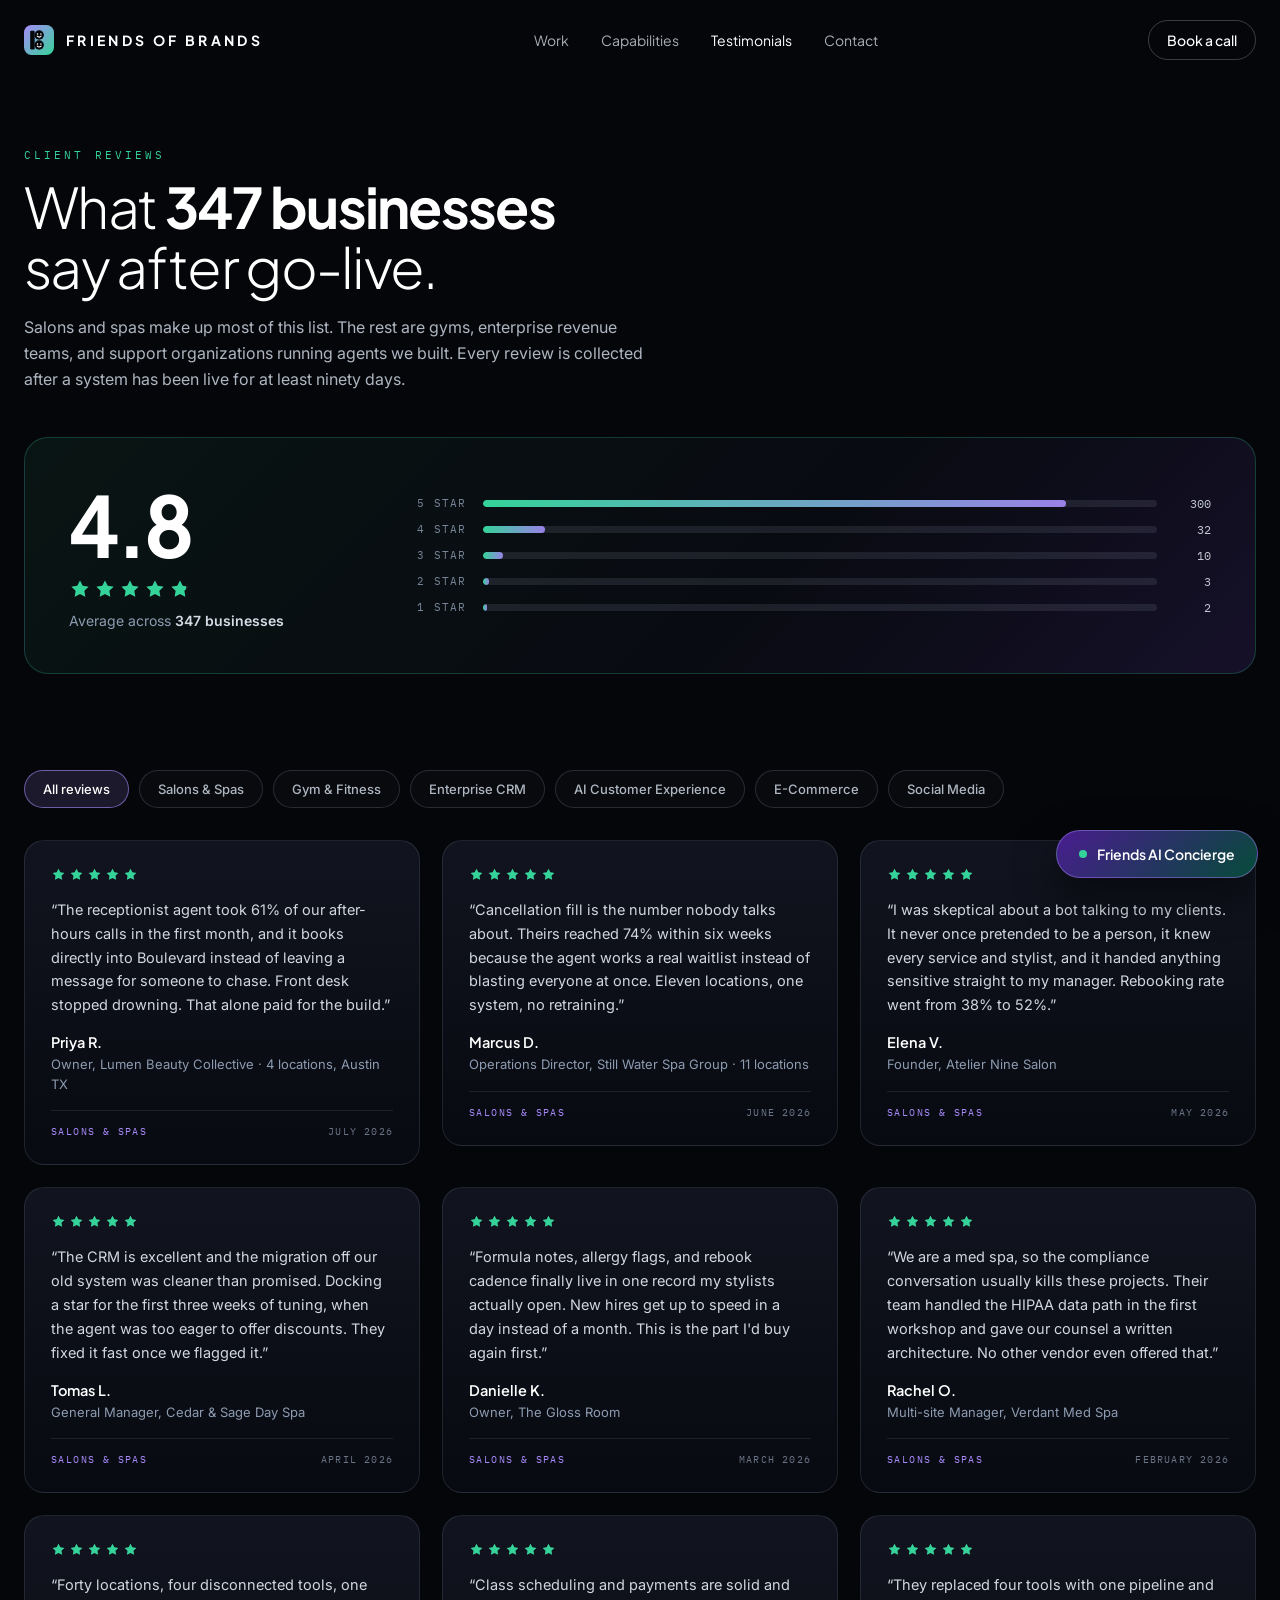
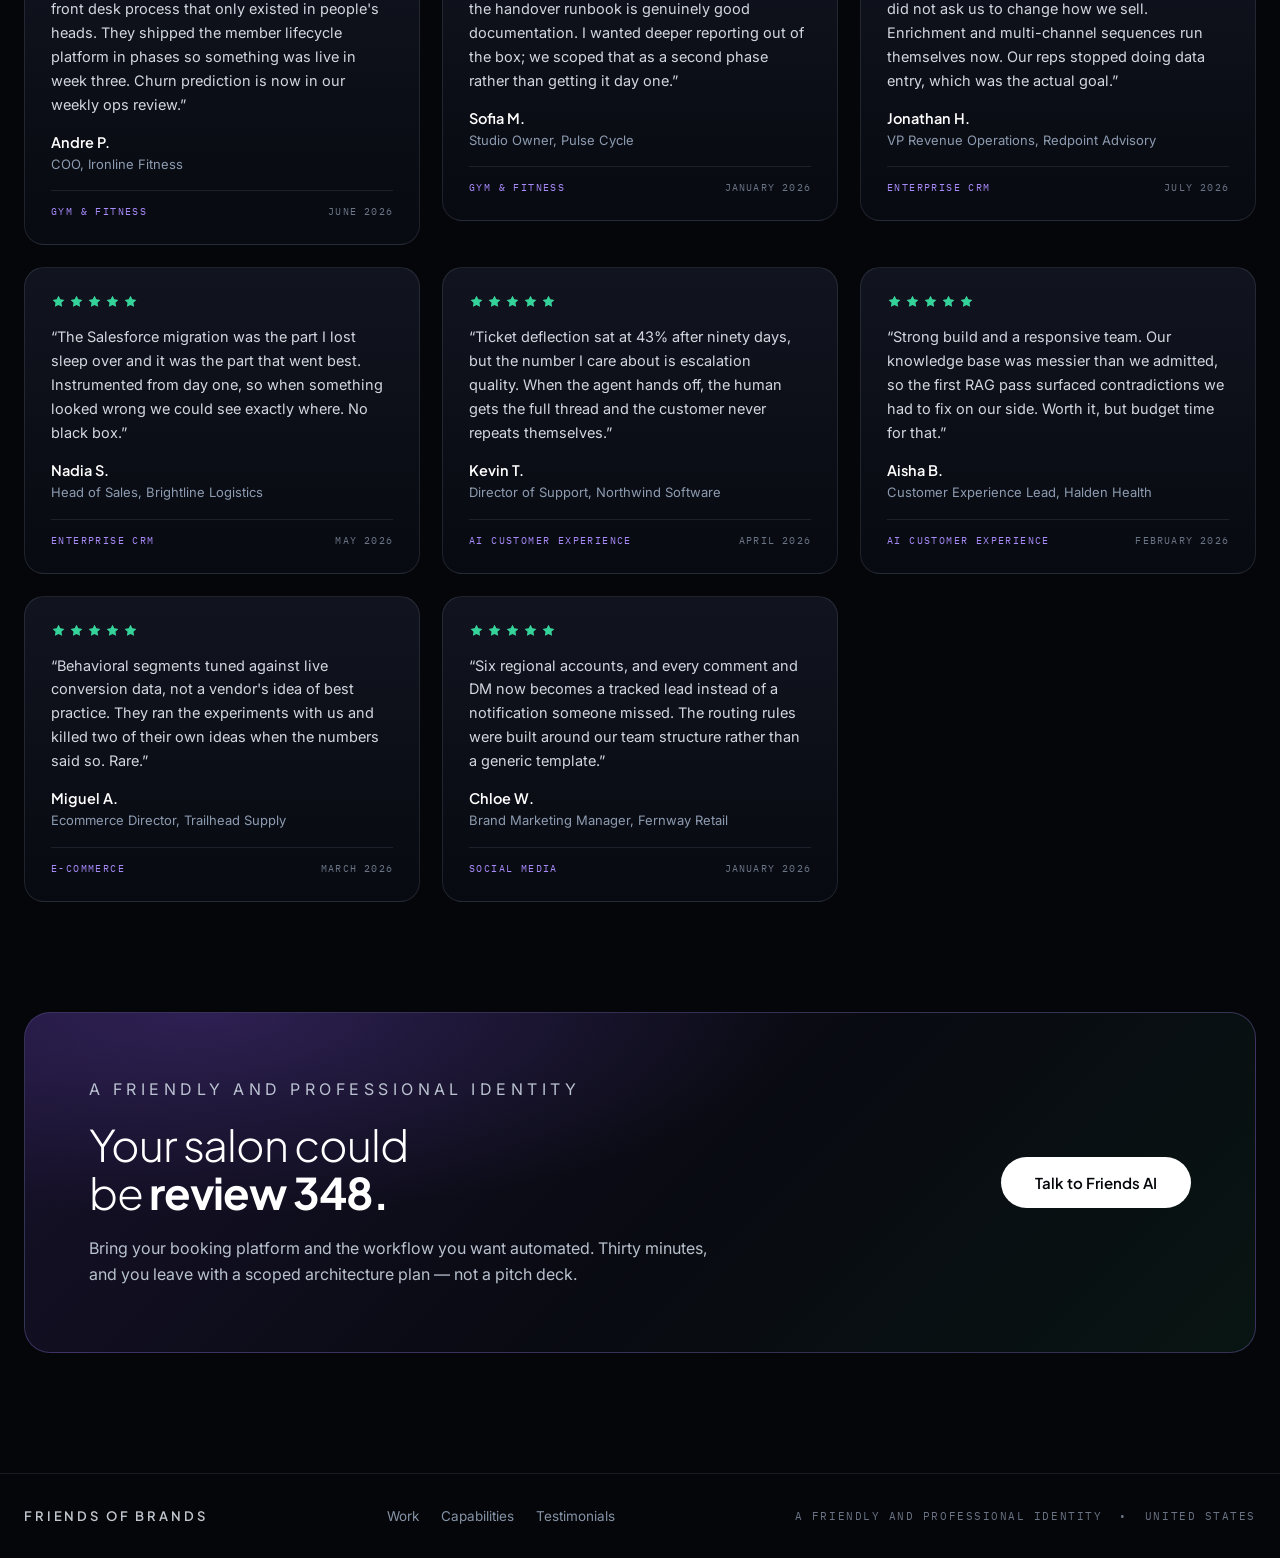
<file: testimonials.html>
<!DOCTYPE html>
<html lang="en">
<head>
<meta charset="utf-8">
<meta name="viewport" content="width=device-width, initial-scale=1">
<title>Friends of Brands Reviews — 4.8 from 347 Businesses</title>
<meta name="description" content="Salons, spas, gyms, and enterprise teams rate Friends of Brands 4.8 out of 5 across 347 businesses. Read what they say about the AI receptionist, the client CRM, and the build process.">
<meta name="theme-color" content="#05060a">
<link rel="canonical" href="https://friendsofbrands.com/testimonials.html">

<meta property="og:type" content="website">
<meta property="og:site_name" content="Friends of Brands">
<meta property="og:title" content="Friends of Brands Reviews — 4.8 from 347 Businesses">
<meta property="og:description" content="What salons, spas, gyms, and enterprise teams say about working with Friends of Brands.">
<meta property="og:url" content="https://friendsofbrands.com/testimonials.html">
<meta name="twitter:card" content="summary_large_image">
<meta name="twitter:title" content="Friends of Brands Reviews — 4.8 from 347 Businesses">
<meta name="twitter:description" content="What salons, spas, gyms, and enterprise teams say about working with Friends of Brands.">

<link rel="icon" href="assets/favicon.svg" type="image/svg+xml">
<link rel="preconnect" href="https://fonts.googleapis.com">
<link rel="preconnect" href="https://fonts.gstatic.com" crossorigin>
<link href="https://fonts.googleapis.com/css2?family=Plus+Jakarta+Sans:wght@300;400;500;600;700;800&amp;family=Inter:wght@300;400;500;600;700&amp;family=IBM+Plex+Mono:wght@400;500&amp;display=swap" rel="stylesheet">
<link rel="stylesheet" href="styles.css">
</head>
<body>
<a class="skip-link" href="#main">Skip to content</a>

<div class="page">

  <header class="site-header is-stuck" id="siteHeader">
    <div class="shell header-bar">
      <a class="brand" href="index.html">
        <svg width="30" height="30" viewBox="0 0 32 32" fill="none" aria-hidden="true" focusable="false">
          <defs>
            <linearGradient id="fobMarkT" x1="0" y1="0" x2="32" y2="32" gradientUnits="userSpaceOnUse">
              <stop offset="0" stop-color="#a78bfa"></stop>
              <stop offset="1" stop-color="#34d399"></stop>
            </linearGradient>
          </defs>
          <rect width="32" height="32" rx="8" fill="url(#fobMarkT)"></rect>
          <g fill="#05060a">
            <rect x="6.6" y="6" width="4.8" height="20" rx="1.3"></rect>
            <circle cx="16.2" cy="10.7" r="5.0"></circle>
            <circle cx="16.2" cy="21.3" r="5.0"></circle>
          </g>
          <g fill="#ffffff">
            <circle cx="14.4" cy="9.6" r="0.8"></circle>
            <circle cx="18.0" cy="9.6" r="0.8"></circle>
            <circle cx="14.4" cy="20.2" r="0.8"></circle>
            <circle cx="18.0" cy="20.2" r="0.8"></circle>
          </g>
          <g stroke="#ffffff" stroke-width="1.1" stroke-linecap="round" fill="none">
            <path d="M14.1 11.9 Q16.2 13.9 18.3 11.9"></path>
            <path d="M14.1 22.5 Q16.2 24.5 18.3 22.5"></path>
          </g>
        </svg>
        <span class="brand-name">Friends of Brands</span>
      </a>

      <nav class="nav-desktop" aria-label="Primary">
        <a href="index.html#work">Work</a>
        <a href="index.html#capabilities">Capabilities</a>
        <a href="testimonials.html" aria-current="true">Testimonials</a>
        <a href="index.html#contact">Contact</a>
      </nav>

      <div class="cta-desktop">
        <button type="button" class="btn btn-ghost" data-open-concierge>Book a call</button>
      </div>

      <button type="button" class="menu-toggle" id="menuToggle" aria-label="Open menu" aria-expanded="false" aria-controls="navMobile">
        <span class="burger" aria-hidden="true"><span></span><span></span><span></span></span>
      </button>
    </div>

    <div class="nav-mobile" id="navMobile" hidden>
      <nav class="nav-mobile-links" aria-label="Primary, mobile">
        <a href="index.html#work">Work</a>
        <a href="index.html#capabilities">Capabilities</a>
        <a href="testimonials.html">Testimonials</a>
        <a href="index.html#contact">Contact</a>
      </nav>
      <button type="button" class="btn btn-solid" data-open-concierge>Book a call</button>
    </div>
  </header>

  <div class="route" data-route="testimonials">
  <main id="main">

    <section class="section section--reviews-top">
      <p class="eyebrow">Client reviews</p>
      <h1 class="page-title">What <strong>347 businesses</strong> say after go-live.</h1>
      <p class="page-lede">Salons and spas make up most of this list. The rest are gyms, enterprise revenue teams, and support organizations running agents we built. Every review is collected after a system has been live for at least ninety days.</p>

      <div class="rating-summary">
        <div class="rating-score-block">
          <p class="rating-score">4.8</p>
          <span class="stars stars--lg" data-rating="4.8">4.8 out of 5</span>
          <p class="rating-count">Average across <strong>347 businesses</strong></p>
        </div>

        <dl class="rating-bars">
          <div class="rating-bar">
            <dt>5 star</dt>
            <dd class="rating-track"><span style="width: 86.5%"></span></dd>
            <dd class="rating-value">300</dd>
          </div>
          <div class="rating-bar">
            <dt>4 star</dt>
            <dd class="rating-track"><span style="width: 9.2%"></span></dd>
            <dd class="rating-value">32</dd>
          </div>
          <div class="rating-bar">
            <dt>3 star</dt>
            <dd class="rating-track"><span style="width: 2.9%"></span></dd>
            <dd class="rating-value">10</dd>
          </div>
          <div class="rating-bar">
            <dt>2 star</dt>
            <dd class="rating-track"><span style="width: 0.9%"></span></dd>
            <dd class="rating-value">3</dd>
          </div>
          <div class="rating-bar">
            <dt>1 star</dt>
            <dd class="rating-track"><span style="width: 0.6%"></span></dd>
            <dd class="rating-value">2</dd>
          </div>
        </dl>
      </div>
    </section>

    <section class="section section--reviews">
      <div class="filters" id="reviewFilters" role="group" aria-label="Filter reviews by business unit">
        <button type="button" class="filter" data-industry="All reviews" aria-pressed="true">All reviews</button>
        <button type="button" class="filter" data-industry="Salons &amp; Spas" aria-pressed="false">Salons &amp; Spas</button>
        <button type="button" class="filter" data-industry="Gym &amp; Fitness" aria-pressed="false">Gym &amp; Fitness</button>
        <button type="button" class="filter" data-industry="Enterprise CRM" aria-pressed="false">Enterprise CRM</button>
        <button type="button" class="filter" data-industry="AI Customer Experience" aria-pressed="false">AI Customer Experience</button>
        <button type="button" class="filter" data-industry="E-Commerce" aria-pressed="false">E-Commerce</button>
        <button type="button" class="filter" data-industry="Social Media" aria-pressed="false">Social Media</button>
      </div>

      <div class="review-grid" id="reviewGrid" aria-live="polite">

        <article class="review" data-industry="Salons &amp; Spas">
          <span class="stars" data-rating="5">5 out of 5</span>
          <blockquote class="review-quote">The receptionist agent took 61% of our after-hours calls in the first month, and it books directly into Boulevard instead of leaving a message for someone to chase. Front desk stopped drowning. That alone paid for the build.</blockquote>
          <footer class="review-author">
            <span class="review-name">Priya R.</span>
            <span class="review-role">Owner, Lumen Beauty Collective &middot; 4 locations, Austin TX</span>
          </footer>
          <div class="review-meta">
            <span class="review-tag">Salons &amp; Spas</span>
            <span class="review-date">July 2026</span>
          </div>
        </article>

        <article class="review" data-industry="Salons &amp; Spas">
          <span class="stars" data-rating="5">5 out of 5</span>
          <blockquote class="review-quote">Cancellation fill is the number nobody talks about. Theirs reached 74% within six weeks because the agent works a real waitlist instead of blasting everyone at once. Eleven locations, one system, no retraining.</blockquote>
          <footer class="review-author">
            <span class="review-name">Marcus D.</span>
            <span class="review-role">Operations Director, Still Water Spa Group &middot; 11 locations</span>
          </footer>
          <div class="review-meta">
            <span class="review-tag">Salons &amp; Spas</span>
            <span class="review-date">June 2026</span>
          </div>
        </article>

        <article class="review" data-industry="Salons &amp; Spas">
          <span class="stars" data-rating="5">5 out of 5</span>
          <blockquote class="review-quote">I was skeptical about a bot talking to my clients. It never once pretended to be a person, it knew every service and stylist, and it handed anything sensitive straight to my manager. Rebooking rate went from 38% to 52%.</blockquote>
          <footer class="review-author">
            <span class="review-name">Elena V.</span>
            <span class="review-role">Founder, Atelier Nine Salon</span>
          </footer>
          <div class="review-meta">
            <span class="review-tag">Salons &amp; Spas</span>
            <span class="review-date">May 2026</span>
          </div>
        </article>

        <article class="review" data-industry="Salons &amp; Spas">
          <span class="stars" data-rating="4">4 out of 5</span>
          <blockquote class="review-quote">The CRM is excellent and the migration off our old system was cleaner than promised. Docking a star for the first three weeks of tuning, when the agent was too eager to offer discounts. They fixed it fast once we flagged it.</blockquote>
          <footer class="review-author">
            <span class="review-name">Tomas L.</span>
            <span class="review-role">General Manager, Cedar &amp; Sage Day Spa</span>
          </footer>
          <div class="review-meta">
            <span class="review-tag">Salons &amp; Spas</span>
            <span class="review-date">April 2026</span>
          </div>
        </article>

        <article class="review" data-industry="Salons &amp; Spas">
          <span class="stars" data-rating="5">5 out of 5</span>
          <blockquote class="review-quote">Formula notes, allergy flags, and rebook cadence finally live in one record my stylists actually open. New hires get up to speed in a day instead of a month. This is the part I'd buy again first.</blockquote>
          <footer class="review-author">
            <span class="review-name">Danielle K.</span>
            <span class="review-role">Owner, The Gloss Room</span>
          </footer>
          <div class="review-meta">
            <span class="review-tag">Salons &amp; Spas</span>
            <span class="review-date">March 2026</span>
          </div>
        </article>

        <article class="review" data-industry="Salons &amp; Spas">
          <span class="stars" data-rating="5">5 out of 5</span>
          <blockquote class="review-quote">We are a med spa, so the compliance conversation usually kills these projects. Their team handled the HIPAA data path in the first workshop and gave our counsel a written architecture. No other vendor even offered that.</blockquote>
          <footer class="review-author">
            <span class="review-name">Rachel O.</span>
            <span class="review-role">Multi-site Manager, Verdant Med Spa</span>
          </footer>
          <div class="review-meta">
            <span class="review-tag">Salons &amp; Spas</span>
            <span class="review-date">February 2026</span>
          </div>
        </article>

        <article class="review" data-industry="Gym &amp; Fitness">
          <span class="stars" data-rating="5">5 out of 5</span>
          <blockquote class="review-quote">Forty locations, four disconnected tools, one front desk process that only existed in people's heads. They shipped the member lifecycle platform in phases so something was live in week three. Churn prediction is now in our weekly ops review.</blockquote>
          <footer class="review-author">
            <span class="review-name">Andre P.</span>
            <span class="review-role">COO, Ironline Fitness</span>
          </footer>
          <div class="review-meta">
            <span class="review-tag">Gym &amp; Fitness</span>
            <span class="review-date">June 2026</span>
          </div>
        </article>

        <article class="review" data-industry="Gym &amp; Fitness">
          <span class="stars" data-rating="4">4 out of 5</span>
          <blockquote class="review-quote">Class scheduling and payments are solid and the handover runbook is genuinely good documentation. I wanted deeper reporting out of the box; we scoped that as a second phase rather than getting it day one.</blockquote>
          <footer class="review-author">
            <span class="review-name">Sofia M.</span>
            <span class="review-role">Studio Owner, Pulse Cycle</span>
          </footer>
          <div class="review-meta">
            <span class="review-tag">Gym &amp; Fitness</span>
            <span class="review-date">January 2026</span>
          </div>
        </article>

        <article class="review" data-industry="Enterprise CRM">
          <span class="stars" data-rating="5">5 out of 5</span>
          <blockquote class="review-quote">They replaced four tools with one pipeline and did not ask us to change how we sell. Enrichment and multi-channel sequences run themselves now. Our reps stopped doing data entry, which was the actual goal.</blockquote>
          <footer class="review-author">
            <span class="review-name">Jonathan H.</span>
            <span class="review-role">VP Revenue Operations, Redpoint Advisory</span>
          </footer>
          <div class="review-meta">
            <span class="review-tag">Enterprise CRM</span>
            <span class="review-date">July 2026</span>
          </div>
        </article>

        <article class="review" data-industry="Enterprise CRM">
          <span class="stars" data-rating="5">5 out of 5</span>
          <blockquote class="review-quote">The Salesforce migration was the part I lost sleep over and it was the part that went best. Instrumented from day one, so when something looked wrong we could see exactly where. No black box.</blockquote>
          <footer class="review-author">
            <span class="review-name">Nadia S.</span>
            <span class="review-role">Head of Sales, Brightline Logistics</span>
          </footer>
          <div class="review-meta">
            <span class="review-tag">Enterprise CRM</span>
            <span class="review-date">May 2026</span>
          </div>
        </article>

        <article class="review" data-industry="AI Customer Experience">
          <span class="stars" data-rating="5">5 out of 5</span>
          <blockquote class="review-quote">Ticket deflection sat at 43% after ninety days, but the number I care about is escalation quality. When the agent hands off, the human gets the full thread and the customer never repeats themselves.</blockquote>
          <footer class="review-author">
            <span class="review-name">Kevin T.</span>
            <span class="review-role">Director of Support, Northwind Software</span>
          </footer>
          <div class="review-meta">
            <span class="review-tag">AI Customer Experience</span>
            <span class="review-date">April 2026</span>
          </div>
        </article>

        <article class="review" data-industry="AI Customer Experience">
          <span class="stars" data-rating="4">4 out of 5</span>
          <blockquote class="review-quote">Strong build and a responsive team. Our knowledge base was messier than we admitted, so the first RAG pass surfaced contradictions we had to fix on our side. Worth it, but budget time for that.</blockquote>
          <footer class="review-author">
            <span class="review-name">Aisha B.</span>
            <span class="review-role">Customer Experience Lead, Halden Health</span>
          </footer>
          <div class="review-meta">
            <span class="review-tag">AI Customer Experience</span>
            <span class="review-date">February 2026</span>
          </div>
        </article>

        <article class="review" data-industry="E-Commerce">
          <span class="stars" data-rating="5">5 out of 5</span>
          <blockquote class="review-quote">Behavioral segments tuned against live conversion data, not a vendor's idea of best practice. They ran the experiments with us and killed two of their own ideas when the numbers said so. Rare.</blockquote>
          <footer class="review-author">
            <span class="review-name">Miguel A.</span>
            <span class="review-role">Ecommerce Director, Trailhead Supply</span>
          </footer>
          <div class="review-meta">
            <span class="review-tag">E-Commerce</span>
            <span class="review-date">March 2026</span>
          </div>
        </article>

        <article class="review" data-industry="Social Media">
          <span class="stars" data-rating="5">5 out of 5</span>
          <blockquote class="review-quote">Six regional accounts, and every comment and DM now becomes a tracked lead instead of a notification someone missed. The routing rules were built around our team structure rather than a generic template.</blockquote>
          <footer class="review-author">
            <span class="review-name">Chloe W.</span>
            <span class="review-role">Brand Marketing Manager, Fernway Retail</span>
          </footer>
          <div class="review-meta">
            <span class="review-tag">Social Media</span>
            <span class="review-date">January 2026</span>
          </div>
        </article>

      </div>

      <p class="review-empty" id="reviewEmpty" hidden>No reviews in this unit yet.</p>
    </section>

    <section class="section section--contact">
      <div class="contact-panel reveal">
        <div class="contact-inner">
          <div class="contact-copy">
            <p class="eyebrow">A friendly and professional identity</p>
            <h2>Your salon could be <strong>review 348.</strong></h2>
            <p>Bring your booking platform and the workflow you want automated. Thirty minutes, and you leave with a scoped architecture plan — not a pitch deck.</p>
          </div>
          <button type="button" class="btn btn-solid" data-open-concierge data-concierge-tab="booking">Talk to Friends AI</button>
        </div>
      </div>
    </section>

  </main>
  </div>

  <footer class="site-footer">
    <div class="shell">
      <span class="footer-mark">Friends of Brands</span>
      <nav class="footer-nav" aria-label="Footer">
        <a href="index.html#work">Work</a>
        <a href="index.html#capabilities">Capabilities</a>
        <a href="testimonials.html">Testimonials</a>
      </nav>
      <span class="footer-meta">A friendly and professional identity &nbsp;&bull;&nbsp; United States</span>
    </div>
  </footer>

  <div class="concierge">
    <div class="concierge-panel" id="conciergePanel" role="dialog" aria-modal="false" aria-label="Friends AI Concierge" hidden>
      <div class="concierge-head">
        <div class="concierge-id">
          <span class="concierge-live" aria-hidden="true"></span>
          <span class="concierge-name">
            <b>Friends AI Concierge</b>
            <span>Online &bull; replies instantly</span>
          </span>
        </div>
        <button type="button" class="concierge-close" id="conciergeClose" aria-label="Close assistant">&times;</button>
      </div>

      <div class="concierge-tabs" role="tablist" aria-label="Concierge mode">
        <button type="button" class="concierge-tab" id="tabSupport" role="tab" aria-selected="true" aria-controls="conciergeLog">AI Support &amp; FAQ</button>
        <button type="button" class="concierge-tab" id="tabBooking" role="tab" aria-selected="false" aria-controls="conciergeLog">Automated Booking</button>
      </div>

      <div class="concierge-log" id="conciergeLog" role="log" aria-live="polite" aria-label="Conversation"></div>

      <p class="concierge-typing" id="conciergeTyping" hidden>Friends AI is typing&hellip;</p>

      <div class="concierge-chips" id="conciergeChips"></div>

      <form class="concierge-form" id="conciergeForm" autocomplete="off">
        <label class="visually-hidden" for="conciergeInput">Message Friends AI</label>
        <input type="text" id="conciergeInput" placeholder="Ask about salon AI receptionists, CRM, bookings&hellip;">
        <button type="submit" class="concierge-send" aria-label="Send message">&rarr;</button>
      </form>
    </div>

    <button type="button" class="concierge-launch" id="conciergeLaunch" aria-expanded="false" aria-controls="conciergePanel">
      <span class="concierge-dot" aria-hidden="true"></span>
      Friends AI Concierge
    </button>
  </div>

</div>

<script src="app.js" defer></script>
</body>
</html>
</file>
<file: styles.css>
/* ==========================================================================
   Friends of Brands — production stylesheet
   Ported 1:1 from the Claude Design prototype "Decent Image Site.dc.html".
   Single-theme by design: the brand commits to a dark ground, so every
   colour is painted explicitly and no theme inversion is applied.
   ========================================================================== */

:root {
  --ink:          #05060a;
  --panel:        #090b12;
  --panel-hi:     #131621;
  --line:         rgba(148, 163, 184, 0.16);
  --line-soft:    rgba(148, 163, 184, 0.12);
  --violet:       #a78bfa;
  --violet-deep:  #8b5cf6;
  --mint:         #34d399;
  --text:         #ffffff;
  --text-soft:    rgba(226, 232, 240, 0.75);
  --muted:        rgba(148, 163, 184, 0.95);
  --muted-warm:   rgba(203, 213, 225, 0.85);

  --display: 'Plus Jakarta Sans', system-ui, -apple-system, 'Segoe UI', sans-serif;
  --body:    'Inter', system-ui, -apple-system, 'Segoe UI', sans-serif;
  --mono:    'IBM Plex Mono', ui-monospace, 'SF Mono', Menlo, monospace;

  --shell: 1280px;
}

*, *::before, *::after { box-sizing: border-box; }

html { scroll-behavior: smooth; }

html, body {
  margin: 0;
  padding: 0;
  background: var(--ink);
}

body {
  font-family: var(--display);
  color: var(--text);
  -webkit-font-smoothing: antialiased;
  text-rendering: optimizeLegibility;
}

a { color: #c4b5fd; text-decoration: none; }
a:hover { color: var(--text); }

:focus-visible {
  outline: 2px solid var(--violet);
  outline-offset: 3px;
  border-radius: 4px;
}

img, video { max-width: 100%; }

.skip-link {
  position: absolute;
  left: 12px;
  top: -60px;
  z-index: 200;
  padding: 12px 18px;
  border-radius: 999px;
  background: var(--text);
  color: var(--ink);
  font-size: 14px;
  font-weight: 600;
  transition: top .2s ease;
}
.skip-link:focus { top: 12px; color: var(--ink); }

.shell {
  max-width: var(--shell);
  margin: 0 auto;
}

.page {
  position: relative;
  width: 100%;
  background: var(--ink);
  overflow-x: hidden;
}

/* ---------- motion ---------- */

@keyframes di-rise {
  from { opacity: 0; transform: translateY(20px); }
  to   { opacity: 1; transform: translateY(0); }
}
@keyframes di-pulse {
  0%   { box-shadow: 0 0 0 0 rgba(139, 92, 246, .45); }
  70%  { box-shadow: 0 0 0 16px rgba(139, 92, 246, 0); }
  100% { box-shadow: 0 0 0 0 rgba(139, 92, 246, 0); }
}

.rise   { animation: di-rise .8s ease both; }
.rise-1 { animation-delay: .10s; }
.rise-2 { animation-delay: .18s; }
.rise-3 { animation-delay: .26s; }

/* Scroll reveal — same vocabulary as the hero entrance, applied once. */
.reveal { opacity: 0; transform: translateY(20px); transition: opacity .7s ease, transform .7s ease; }
.reveal.is-in { opacity: 1; transform: none; }

@media (prefers-reduced-motion: reduce) {
  html { scroll-behavior: auto; }
  *, *::before, *::after {
    animation-duration: .001ms !important;
    animation-iteration-count: 1 !important;
    transition-duration: .001ms !important;
  }
  .reveal { opacity: 1; transform: none; }
}

/* ---------- header ---------- */

.site-header {
  position: fixed;
  top: 0; left: 0; right: 0;
  z-index: 60;
  background-color: rgba(5, 6, 10, 0);
  backdrop-filter: blur(0px);
  -webkit-backdrop-filter: blur(0px);
  border-bottom: 1px solid rgba(167, 139, 250, 0);
  transition: background-color .35s ease, backdrop-filter .35s ease, border-color .35s ease;
}
.site-header.is-stuck {
  background-color: rgba(5, 6, 10, 0.78);
  backdrop-filter: blur(16px);
  -webkit-backdrop-filter: blur(16px);
  border-bottom-color: rgba(167, 139, 250, 0.20);
}

.header-bar {
  display: flex;
  align-items: center;
  justify-content: space-between;
  gap: 32px;
  padding: 20px 24px;
}

.brand {
  display: flex;
  align-items: center;
  gap: 12px;
  flex: none;
}
.brand:hover { color: var(--text); }
.brand-name {
  font-size: 14px;
  font-weight: 700;
  letter-spacing: 0.24em;
  text-transform: uppercase;
  color: var(--text);
  white-space: nowrap;
}

.nav-desktop {
  display: flex;
  align-items: center;
  gap: 32px;
}
.nav-desktop a {
  font-size: 14px;
  font-weight: 400;
  color: var(--text-soft);
  white-space: nowrap;
  transition: color .2s ease;
}
.nav-desktop a:hover,
.nav-desktop a[aria-current="true"] { color: var(--text); }

.cta-desktop { display: flex; align-items: center; }

/* ---------- buttons ---------- */

.btn {
  font-family: inherit;
  white-space: nowrap;
  cursor: pointer;
  border-radius: 999px;
}

.btn-ghost {
  font-size: 14px;
  font-weight: 500;
  color: var(--text);
  padding: 10px 18px;
  border: 1px solid rgba(255, 255, 255, 0.22);
  background: transparent;
  transition: border-color .25s ease, background-color .25s ease;
}
.btn-ghost:hover {
  border-color: rgba(255, 255, 255, 0.55);
  background: rgba(255, 255, 255, 0.06);
}

.btn-solid {
  font-size: 15px;
  font-weight: 600;
  color: var(--ink);
  background: var(--text);
  padding: 14px 30px;
  border: none;
  transition: opacity .2s ease;
}
.btn-solid:hover { opacity: .88; }

.btn-outline {
  display: inline-block;
  font-size: 15px;
  font-weight: 500;
  color: rgba(255, 255, 255, 0.85);
  border: 1px solid rgba(255, 255, 255, 0.24);
  padding: 14px 26px;
  transition: border-color .25s ease, color .25s ease;
}
.btn-outline:hover {
  border-color: rgba(255, 255, 255, 0.55);
  color: var(--text);
}

/* ---------- mobile menu ---------- */

.menu-toggle {
  display: none;
  align-items: center;
  justify-content: center;
  width: 44px;
  height: 44px;
  padding: 0;
  border-radius: 12px;
  border: 1px solid rgba(167, 139, 250, 0.35);
  background: rgba(255, 255, 255, 0.05);
  backdrop-filter: blur(10px);
  -webkit-backdrop-filter: blur(10px);
  cursor: pointer;
}
.burger { position: relative; display: block; width: 18px; height: 12px; }
.burger span {
  position: absolute;
  left: 0;
  width: 18px;
  height: 1.5px;
  background: #e2e8f0;
  border-radius: 2px;
}
.burger span:nth-child(1) { top: 0;      transition: transform .3s ease; }
.burger span:nth-child(2) { top: 5.25px; transition: opacity .2s ease; }
.burger span:nth-child(3) { top: 10.5px; transition: transform .3s ease; }

.menu-toggle[aria-expanded="true"] .burger span:nth-child(1) { transform: translateY(5.25px) rotate(45deg); }
.menu-toggle[aria-expanded="true"] .burger span:nth-child(2) { opacity: 0; }
.menu-toggle[aria-expanded="true"] .burger span:nth-child(3) { transform: translateY(-5.25px) rotate(-45deg); }

.nav-mobile {
  border-top: 1px solid rgba(167, 139, 250, 0.22);
  border-bottom: 1px solid rgba(167, 139, 250, 0.22);
  background: rgba(5, 6, 10, 0.9);
  backdrop-filter: blur(18px);
  -webkit-backdrop-filter: blur(18px);
  padding: 16px 24px 26px;
}
.nav-mobile[hidden] { display: none; }
.nav-mobile-links { display: flex; flex-direction: column; }
.nav-mobile-links a {
  font-size: 16px;
  font-weight: 500;
  color: #e2e8f0;
  padding: 15px 4px;
  border-bottom: 1px solid rgba(148, 163, 184, 0.14);
}
.nav-mobile .btn-solid {
  width: 100%;
  margin-top: 22px;
  padding: 15px 20px;
}

@media (max-width: 1023px) {
  .nav-desktop, .cta-desktop { display: none; }
  .menu-toggle { display: inline-flex; }
}

/* ---------- hero ---------- */

.hero {
  position: relative;
  min-height: 100vh;
  min-height: 100svh;
  display: flex;
  align-items: center;
  justify-content: center;
  padding: 150px 24px 90px;
  overflow: hidden;
}

.hero-media { position: absolute; inset: 0; overflow: hidden; }

.hero-video {
  position: absolute;
  inset: 0;
  width: 100%;
  height: 100%;
  object-fit: cover;
  object-position: center;
  background: var(--ink);
  transform: scale(1.04);
  opacity: 0.9;
  mask-image: linear-gradient(to bottom, rgba(0,0,0,0.35) 0%, rgba(0,0,0,0.65) 26%, rgba(0,0,0,1) 50%, rgba(0,0,0,1) 100%);
  -webkit-mask-image: linear-gradient(to bottom, rgba(0,0,0,0.35) 0%, rgba(0,0,0,0.65) 26%, rgba(0,0,0,1) 50%, rgba(0,0,0,1) 100%);
}

.hero-scrim {
  position: absolute;
  inset: 0;
  pointer-events: none;
  background: linear-gradient(to bottom, rgba(5,6,10,0.6) 0%, rgba(5,6,10,0.3) 45%, rgba(5,6,10,0.6) 80%, var(--ink) 100%);
}

.hero-inner {
  position: relative;
  z-index: 10;
  max-width: 940px;
  width: 100%;
  text-align: center;
  display: flex;
  flex-direction: column;
  align-items: center;
  gap: 30px;
}

.hero h1 {
  margin: 0;
  font-size: clamp(38px, 6.2vw, 74px);
  line-height: 1.06;
  letter-spacing: -0.033em;
  font-weight: 300;
  color: var(--text);
  text-shadow: 0 4px 34px rgba(0, 0, 0, 0.9);
  text-wrap: balance;
}
.hero h1 strong { font-weight: 600; }

.hero-lede {
  margin: 0;
  max-width: 640px;
  font-family: var(--body);
  font-size: clamp(16px, 1.25vw, 18px);
  line-height: 1.62;
  color: rgba(255, 255, 255, 0.82);
  text-shadow: 0 2px 20px rgba(0, 0, 0, 0.85);
  text-wrap: pretty;
}

.hero-actions {
  display: flex;
  flex-wrap: wrap;
  align-items: center;
  justify-content: center;
  gap: 12px;
  margin-top: 2px;
}

.hero-badges {
  margin: 10px 0 0;
  font-family: var(--mono);
  font-size: 11px;
  letter-spacing: 0.16em;
  text-transform: uppercase;
  color: rgba(226, 232, 240, 0.6);
}

/* ---------- partner strip ---------- */

.partners {
  position: relative;
  z-index: 10;
  border-top: 1px solid var(--line-soft);
  border-bottom: 1px solid var(--line-soft);
  background: rgba(9, 11, 18, 0.6);
  padding: 26px 24px;
}
.partners .shell {
  display: flex;
  flex-wrap: wrap;
  align-items: center;
  justify-content: center;
  gap: 14px 40px;
}
.partners-label {
  font-family: var(--mono);
  font-size: 10.5px;
  letter-spacing: 0.24em;
  text-transform: uppercase;
  color: rgba(148, 163, 184, 0.7);
}
.partners ul {
  display: contents;
  list-style: none;
  margin: 0;
  padding: 0;
}
.partners li {
  font-size: 14px;
  font-weight: 600;
  letter-spacing: 0.04em;
  color: rgba(226, 232, 240, 0.82);
}

/* ---------- section furniture ---------- */

.section {
  position: relative;
  z-index: 10;
  max-width: var(--shell);
  margin: 0 auto;
  padding: 110px 24px 0;
}
.section--work    { padding-bottom: 20px; }
.section--contact { padding-bottom: 120px; }

.eyebrow {
  margin: 0 0 14px;
  font-family: var(--mono);
  font-size: 11px;
  letter-spacing: 0.28em;
  text-transform: uppercase;
  color: var(--mint);
}

.section h2 {
  margin: 0;
  font-size: clamp(30px, 3.6vw, 46px);
  line-height: 1.1;
  letter-spacing: -0.025em;
  font-weight: 300;
  color: var(--text);
  text-wrap: balance;
}
.section h2 strong { font-weight: 700; }
.section h2.spaced { margin: 0 0 44px; max-width: 700px; }

.work-head {
  display: flex;
  flex-wrap: wrap;
  align-items: flex-end;
  justify-content: space-between;
  gap: 24px;
}
.work-head-copy { max-width: 620px; }
.work-head-note {
  margin: 0;
  max-width: 330px;
  font-family: var(--body);
  font-size: 15px;
  line-height: 1.6;
  color: var(--muted);
  text-wrap: pretty;
}

/* ---------- filters ---------- */

.filters {
  display: flex;
  flex-wrap: wrap;
  gap: 10px;
  margin: 40px 0 32px;
}
.filter {
  font-family: var(--body);
  font-size: 13px;
  font-weight: 500;
  padding: 10px 18px;
  border-radius: 999px;
  cursor: pointer;
  white-space: nowrap;
  transition: border-color .2s ease, background-color .2s ease, color .2s ease;
  border: 1px solid rgba(148, 163, 184, 0.22);
  background: rgba(255, 255, 255, 0.02);
  color: var(--muted-warm);
}
.filter:hover { border-color: rgba(167, 139, 250, 0.4); color: var(--text); }
.filter[aria-pressed="true"] {
  border-color: rgba(167, 139, 250, 0.6);
  background: rgba(167, 139, 250, 0.14);
  color: var(--text);
}

/* ---------- project cards ---------- */

.work-grid {
  display: grid;
  grid-template-columns: repeat(auto-fill, minmax(320px, 1fr));
  gap: 22px;
}

.card {
  display: flex;
  flex-direction: column;
  border: 1px solid var(--line);
  border-radius: 20px;
  background: linear-gradient(180deg, rgba(19, 22, 33, 0.9) 0%, rgba(9, 11, 18, 0.9) 100%);
  overflow: hidden;
  transition: border-color .25s ease, transform .25s ease, box-shadow .25s ease;
}
.card:hover,
.card:focus-within {
  border-color: rgba(167, 139, 250, 0.5);
  transform: translateY(-3px);
  box-shadow: 0 24px 60px rgba(0, 0, 0, 0.5);
}

.card-shot {
  position: relative;
  height: 190px;
  overflow: hidden;
  background-color: #0c0e16;
  border-bottom: 1px solid rgba(148, 163, 184, 0.14);
}
.card-shot svg {
  position: absolute;
  inset: 0;
  width: 100%;
  height: 100%;
  display: block;
  transition: transform .45s ease;
}
.card:hover .card-shot svg { transform: scale(1.035); }

/* Scrim so the caption stays legible over whatever the vignette draws. */
.card-shot::after {
  content: "";
  position: absolute;
  left: 0; right: 0; bottom: 0;
  height: 72px;
  pointer-events: none;
  background: linear-gradient(to top, rgba(5,6,10,0.94) 0%, rgba(5,6,10,0.55) 45%, rgba(5,6,10,0) 100%);
}
.card-shot span {
  position: absolute;
  left: 16px;
  bottom: 14px;
  z-index: 2;
  font-family: var(--mono);
  font-size: 10.5px;
  letter-spacing: 0.14em;
  text-transform: uppercase;
  color: rgba(203, 213, 225, 0.92);
}

.card-body {
  display: flex;
  flex-direction: column;
  gap: 12px;
  padding: 22px;
}
.card-category {
  font-family: var(--mono);
  font-size: 10px;
  letter-spacing: 0.18em;
  text-transform: uppercase;
  color: var(--violet);
}
.card-body h3 {
  margin: 0;
  font-size: 20px;
  line-height: 1.25;
  font-weight: 600;
  letter-spacing: -0.015em;
  color: var(--text);
}
.card-body p {
  margin: 0;
  font-family: var(--body);
  font-size: 14.5px;
  line-height: 1.6;
  color: var(--muted-warm);
  text-wrap: pretty;
}
.tags {
  display: flex;
  flex-wrap: wrap;
  gap: 8px;
  margin: 4px 0 0;
  padding: 0;
  list-style: none;
}
.tags li { display: flex; }

/* Each capability tag opens the measured result behind it. */
.tag-btn {
  display: inline-flex;
  align-items: center;
  gap: 6px;
  font-family: var(--mono);
  font-size: 10px;
  letter-spacing: 0.1em;
  text-transform: uppercase;
  color: rgba(52, 211, 153, 0.95);
  padding: 6px 9px 6px 10px;
  border-radius: 6px;
  border: 1px solid rgba(52, 211, 153, 0.28);
  background: rgba(52, 211, 153, 0.07);
  cursor: pointer;
  transition: background-color .2s ease, border-color .2s ease, transform .2s ease;
}
.tag-btn::after {
  content: "\2197";
  font-size: 10px;
  opacity: .55;
  transition: opacity .2s ease, transform .2s ease;
}
.tag-btn:hover,
.tag-btn:focus-visible {
  background: rgba(52, 211, 153, 0.16);
  border-color: rgba(52, 211, 153, 0.7);
}
.tag-btn:hover::after,
.tag-btn:focus-visible::after { opacity: 1; transform: translate(1px, -1px); }
.tag-btn:active { transform: translateY(1px); }

.work-hint {
  margin: 0 0 26px;
  font-family: var(--mono);
  font-size: 10.5px;
  letter-spacing: 0.14em;
  text-transform: uppercase;
  color: rgba(52, 211, 153, 0.8);
}

/* ---------- capability proof dialog ---------- */

.proof-overlay {
  position: fixed;
  inset: 0;
  z-index: 120;
  display: flex;
  align-items: center;
  justify-content: center;
  padding: 24px;
  background: rgba(3, 4, 7, 0.78);
  backdrop-filter: blur(6px);
  -webkit-backdrop-filter: blur(6px);
  animation: di-fade .2s ease both;
}
.proof-overlay[hidden] { display: none; }

@keyframes di-fade { from { opacity: 0; } to { opacity: 1; } }
@keyframes di-lift { from { opacity: 0; transform: translateY(14px); } to { opacity: 1; transform: none; } }

.proof-modal {
  position: relative;
  width: min(660px, 100%);
  max-height: calc(100vh - 48px);
  overflow-y: auto;
  padding: clamp(24px, 4vw, 38px);
  border: 1px solid rgba(167, 139, 250, 0.32);
  border-radius: 22px;
  background:
    radial-gradient(90% 70% at 12% 0%, rgba(139, 92, 246, 0.16) 0%, rgba(5, 6, 10, 0) 62%),
    linear-gradient(180deg, #11141d 0%, #0a0c13 100%);
  box-shadow: 0 40px 100px rgba(0, 0, 0, 0.75);
  animation: di-lift .28s cubic-bezier(.2,.7,.3,1) both;
  scrollbar-width: thin;
  scrollbar-color: rgba(167, 139, 250, 0.35) transparent;
}

.proof-close {
  position: absolute;
  top: 18px;
  right: 18px;
  width: 32px;
  height: 32px;
  border-radius: 10px;
  border: 1px solid rgba(148, 163, 184, 0.24);
  background: rgba(255, 255, 255, 0.05);
  color: #cbd5e1;
  font-size: 16px;
  line-height: 1;
  cursor: pointer;
  transition: background-color .2s ease, color .2s ease;
}
.proof-close:hover { background: rgba(255, 255, 255, 0.12); color: #fff; }

.proof-unit {
  margin: 0 0 10px;
  font-family: var(--mono);
  font-size: 10.5px;
  letter-spacing: 0.24em;
  text-transform: uppercase;
  color: var(--mint);
}
.proof-title {
  margin: 0 0 10px;
  padding-right: 40px;
  font-size: clamp(24px, 3vw, 32px);
  line-height: 1.14;
  letter-spacing: -0.025em;
  font-weight: 600;
  color: var(--text);
  text-wrap: balance;
}
.proof-claim {
  margin: 0 0 26px;
  max-width: 52ch;
  font-family: var(--body);
  font-size: 15px;
  line-height: 1.6;
  color: var(--muted-warm);
  text-wrap: pretty;
}

.proof-hero {
  display: flex;
  flex-wrap: wrap;
  align-items: baseline;
  gap: 10px 16px;
  padding-bottom: 22px;
  border-bottom: 1px solid rgba(148, 163, 184, 0.14);
}
.proof-hero-value {
  font-size: clamp(40px, 6vw, 58px);
  line-height: 1;
  font-weight: 700;
  letter-spacing: -0.04em;
  color: var(--text);
  font-variant-numeric: tabular-nums;
}
.proof-hero-label {
  flex: 1 1 200px;
  font-family: var(--body);
  font-size: 14px;
  line-height: 1.5;
  color: var(--muted);
}
.proof-delta {
  font-family: var(--mono);
  font-size: 11px;
  letter-spacing: 0.1em;
  text-transform: uppercase;
  padding: 6px 11px;
  border-radius: 999px;
  color: var(--mint);
  border: 1px solid rgba(52, 211, 153, 0.35);
  background: rgba(52, 211, 153, 0.1);
  white-space: nowrap;
}

.proof-chart {
  position: relative;
  margin: 24px 0 0;
}
.proof-chart figcaption {
  margin-bottom: 12px;
  font-family: var(--mono);
  font-size: 10.5px;
  letter-spacing: 0.16em;
  text-transform: uppercase;
  color: rgba(148, 163, 184, 0.8);
}
.proof-chart svg { width: 100%; height: auto; display: block; overflow: visible; }

.proof-tip {
  position: absolute;
  z-index: 3;
  transform: translate(-50%, -100%);
  padding: 7px 11px;
  border-radius: 9px;
  border: 1px solid rgba(167, 139, 250, 0.4);
  background: rgba(10, 12, 19, 0.97);
  font-family: var(--mono);
  font-size: 11px;
  color: rgba(237, 242, 247, 0.96);
  white-space: nowrap;
  pointer-events: none;
  box-shadow: 0 10px 30px rgba(0, 0, 0, 0.6);
}
.proof-tip[hidden] { display: none; }
.proof-tip b { color: var(--violet); font-weight: 500; }

.proof-stats {
  display: grid;
  grid-template-columns: repeat(auto-fit, minmax(150px, 1fr));
  gap: 1px;
  margin: 26px 0 0;
  background: rgba(148, 163, 184, 0.16);
  border: 1px solid rgba(148, 163, 184, 0.16);
  border-radius: 16px;
  overflow: hidden;
}
.proof-stat {
  background: #0b0e15;
  padding: 18px 18px 16px;
}
.proof-stat dt {
  font-size: 22px;
  font-weight: 700;
  letter-spacing: -0.02em;
  color: var(--text);
  font-variant-numeric: tabular-nums;
}
.proof-stat dd {
  margin: 6px 0 0;
  font-family: var(--body);
  font-size: 13px;
  line-height: 1.45;
  color: var(--muted);
}

.proof-method {
  margin: 24px 0 0;
  font-family: var(--body);
  font-size: 13.5px;
  line-height: 1.62;
  color: rgba(203, 213, 225, 0.8);
  text-wrap: pretty;
}
.proof-method strong { color: rgba(226, 232, 240, 0.95); font-weight: 600; }

.proof-provenance {
  display: flex;
  gap: 9px;
  margin: 14px 0 0;
  padding: 11px 14px;
  border-radius: 10px;
  border: 1px solid rgba(251, 191, 36, 0.28);
  background: rgba(251, 191, 36, 0.07);
  font-family: var(--body);
  font-size: 12.5px;
  line-height: 1.5;
  color: rgba(253, 230, 138, 0.92);
}

.proof-actions {
  display: flex;
  flex-wrap: wrap;
  gap: 12px;
  margin-top: 26px;
}

@media (max-width: 520px) {
  .proof-overlay { padding: 12px; }
  .proof-modal { max-height: calc(100vh - 24px); border-radius: 18px; }
}

.work-empty {
  margin: 0;
  font-family: var(--body);
  font-size: 15px;
  color: var(--muted);
}

/* ---------- capabilities ---------- */

.capability-grid {
  display: grid;
  grid-template-columns: repeat(auto-fit, minmax(280px, 1fr));
  gap: 1px;
  background: var(--line);
  border: 1px solid var(--line);
  border-radius: 20px;
  overflow: hidden;
}
.capability {
  background: var(--panel);
  padding: 30px 26px;
  display: flex;
  flex-direction: column;
  gap: 10px;
}
.capability-index {
  font-family: var(--mono);
  font-size: 11px;
  color: rgba(167, 139, 250, 0.9);
}
.capability h3 {
  margin: 0;
  font-size: 18px;
  font-weight: 600;
  color: var(--text);
}
.capability p {
  margin: 0;
  font-family: var(--body);
  font-size: 14.5px;
  line-height: 1.6;
  color: var(--muted);
}

/* ---------- stack ---------- */

.stack-grid {
  display: grid;
  grid-template-columns: repeat(auto-fit, minmax(260px, 1fr));
  gap: 20px;
}
.stack-card {
  border: 1px solid var(--line);
  border-radius: 18px;
  padding: 26px;
  background: rgba(9, 11, 18, 0.75);
  display: flex;
  flex-direction: column;
  gap: 16px;
}
.stack-card h3 {
  margin: 0;
  font-size: 15px;
  font-weight: 600;
  letter-spacing: 0.04em;
  color: rgba(167, 139, 250, 0.95);
}
.chips {
  display: flex;
  flex-wrap: wrap;
  gap: 8px;
  margin: 0;
  padding: 0;
  list-style: none;
}
.chips li {
  font-family: var(--body);
  font-size: 13px;
  color: rgba(226, 232, 240, 0.9);
  padding: 8px 14px;
  border-radius: 8px;
  border: 1px solid rgba(148, 163, 184, 0.2);
  background: rgba(255, 255, 255, 0.03);
}

/* ---------- contact ---------- */

.contact-panel {
  position: relative;
  border: 1px solid rgba(167, 139, 250, 0.28);
  border-radius: 26px;
  overflow: hidden;
  background: linear-gradient(135deg, rgba(24,18,45,0.95) 0%, rgba(9,11,18,0.95) 55%, rgba(9,22,20,0.95) 100%);
  padding: clamp(34px, 5vw, 66px);
}
.contact-panel::before {
  content: "";
  position: absolute;
  inset: 0;
  pointer-events: none;
  background: radial-gradient(80% 100% at 15% 0%, rgba(139, 92, 246, 0.22) 0%, rgba(5, 6, 10, 0) 60%);
}
.contact-inner {
  position: relative;
  display: flex;
  flex-wrap: wrap;
  align-items: center;
  justify-content: space-between;
  gap: 34px;
}
.contact-copy {
  max-width: 620px;
  display: flex;
  flex-direction: column;
  gap: 18px;
}
.contact-copy .eyebrow { margin: 0; }
.contact-copy h2 {
  font-size: clamp(28px, 3.4vw, 44px);
  line-height: 1.12;
}
.contact-copy p {
  margin: 0;
  font-family: var(--body);
  font-size: 16px;
  line-height: 1.62;
  color: rgba(203, 213, 225, 0.9);
  text-wrap: pretty;
}
.contact-facts {
  display: flex;
  flex-wrap: wrap;
  gap: 26px;
  margin: 0;
  font-family: var(--mono);
  font-size: 12px;
  letter-spacing: 0.1em;
  text-transform: uppercase;
  color: rgba(148, 163, 184, 0.8);
}
.contact-facts > div { display: flex; gap: 8px; }
.contact-facts dt::after { content: " —"; }
.contact-facts dd { margin: 0; }
.contact-facts a { color: rgba(196, 181, 253, 0.95); }
.contact-panel .btn-solid { padding: 16px 34px; }

/* ---------- footer ---------- */

.site-footer {
  position: relative;
  z-index: 10;
  border-top: 1px solid rgba(148, 163, 184, 0.14);
  padding: 34px 24px;
  background: var(--ink);
}
.site-footer .shell {
  display: flex;
  flex-wrap: wrap;
  align-items: center;
  justify-content: space-between;
  gap: 16px;
}
.footer-mark {
  font-size: 13px;
  font-weight: 600;
  letter-spacing: 0.22em;
  text-transform: uppercase;
  color: rgba(226, 232, 240, 0.85);
}
.footer-meta {
  font-family: var(--mono);
  font-size: 11px;
  letter-spacing: 0.14em;
  text-transform: uppercase;
  color: rgba(148, 163, 184, 0.7);
}

/* ---------- concierge ---------- */

.concierge {
  position: fixed;
  right: 22px;
  bottom: 22px;
  z-index: 90;
  display: flex;
  flex-direction: column;
  align-items: flex-end;
  gap: 14px;
}

.concierge-launch {
  display: inline-flex;
  align-items: center;
  gap: 10px;
  font-family: inherit;
  font-size: 14px;
  font-weight: 600;
  color: var(--text);
  padding: 14px 22px;
  border-radius: 999px;
  border: 1px solid rgba(167, 139, 250, 0.45);
  background: linear-gradient(135deg, rgba(76, 29, 149, 0.95), rgba(6, 78, 59, 0.95));
  cursor: pointer;
  animation: di-pulse 3.4s ease-out infinite;
  box-shadow: 0 16px 40px rgba(0, 0, 0, 0.5);
}
.concierge-dot {
  width: 8px;
  height: 8px;
  border-radius: 50%;
  background: var(--mint);
  flex: none;
}

.concierge-panel {
  width: min(384px, calc(100vw - 44px));
  height: min(560px, calc(100vh - 120px));
  display: flex;
  flex-direction: column;
  border: 1px solid rgba(167, 139, 250, 0.32);
  border-radius: 22px;
  overflow: hidden;
  background: rgba(8, 10, 16, 0.96);
  backdrop-filter: blur(22px);
  -webkit-backdrop-filter: blur(22px);
  box-shadow: 0 30px 80px rgba(0, 0, 0, 0.7);
}
.concierge-panel[hidden] { display: none; }

.concierge-head {
  display: flex;
  align-items: center;
  justify-content: space-between;
  gap: 12px;
  padding: 16px 18px;
  border-bottom: 1px solid var(--line);
  background: linear-gradient(135deg, rgba(30, 22, 54, 0.9), rgba(9, 11, 18, 0.9));
}
.concierge-id { display: flex; align-items: center; gap: 11px; }
.concierge-live {
  width: 9px;
  height: 9px;
  border-radius: 50%;
  background: var(--mint);
  box-shadow: 0 0 12px rgba(52, 211, 153, 0.8);
  flex: none;
}
.concierge-name { display: flex; flex-direction: column; }
.concierge-name b { font-size: 14px; font-weight: 600; color: var(--text); }
.concierge-name span {
  font-family: var(--mono);
  font-size: 9.5px;
  letter-spacing: 0.14em;
  text-transform: uppercase;
  color: rgba(148, 163, 184, 0.8);
}
.concierge-close {
  width: 30px;
  height: 30px;
  flex: none;
  border-radius: 9px;
  border: 1px solid rgba(148, 163, 184, 0.24);
  background: rgba(255, 255, 255, 0.05);
  color: #cbd5e1;
  font-size: 15px;
  line-height: 1;
  cursor: pointer;
}

.concierge-tabs {
  display: flex;
  gap: 6px;
  padding: 12px 14px;
  border-bottom: 1px solid var(--line-soft);
}
.concierge-tab {
  flex: 1;
  font-family: var(--body);
  font-size: 12.5px;
  font-weight: 500;
  padding: 9px 10px;
  border-radius: 999px;
  cursor: pointer;
  transition: border-color .2s ease, background-color .2s ease, color .2s ease;
  border: 1px solid rgba(148, 163, 184, 0.2);
  background: rgba(255, 255, 255, 0.02);
  color: rgba(203, 213, 225, 0.8);
}
.concierge-tab[aria-selected="true"] {
  border-color: rgba(167, 139, 250, 0.6);
  background: rgba(167, 139, 250, 0.16);
  color: var(--text);
}

.concierge-log {
  flex: 1;
  overflow-y: auto;
  padding: 16px 16px 8px;
  display: flex;
  flex-direction: column;
  gap: 12px;
  scrollbar-width: thin;
  scrollbar-color: rgba(167, 139, 250, 0.35) transparent;
}
.concierge-log::-webkit-scrollbar { width: 8px; }
.concierge-log::-webkit-scrollbar-thumb {
  background: rgba(167, 139, 250, 0.3);
  border-radius: 999px;
}

.msg { display: flex; }
.msg-bubble {
  max-width: 84%;
  font-family: var(--body);
  font-size: 13.5px;
  line-height: 1.55;
  padding: 11px 14px;
  border-radius: 14px;
  white-space: pre-wrap;
}
.msg--assistant { justify-content: flex-start; }
.msg--assistant .msg-bubble {
  border: 1px solid rgba(167, 139, 250, 0.28);
  background: rgba(167, 139, 250, 0.1);
  color: rgba(237, 242, 247, 0.95);
}
.msg--user { justify-content: flex-end; }
.msg--user .msg-bubble {
  border: 1px solid #ffffff;
  background: #ffffff;
  color: var(--ink);
}

.concierge-typing {
  font-family: var(--mono);
  font-size: 11px;
  letter-spacing: 0.12em;
  text-transform: uppercase;
  color: rgba(167, 139, 250, 0.9);
  padding: 4px 2px;
}
.concierge-typing[hidden] { display: none; }

.concierge-chips {
  display: flex;
  flex-wrap: wrap;
  gap: 6px;
  padding: 0 14px 10px;
}
.concierge-chip {
  font-family: var(--body);
  font-size: 11.5px;
  padding: 7px 12px;
  border-radius: 999px;
  cursor: pointer;
  border: 1px solid rgba(167, 139, 250, 0.3);
  background: rgba(167, 139, 250, 0.08);
  color: rgba(226, 232, 240, 0.92);
  transition: background-color .2s ease, border-color .2s ease;
}
.concierge-chip:hover {
  background: rgba(167, 139, 250, 0.18);
  border-color: rgba(167, 139, 250, 0.55);
}

.concierge-form {
  display: flex;
  align-items: center;
  gap: 8px;
  padding: 12px 14px;
  border-top: 1px solid rgba(148, 163, 184, 0.14);
  background: rgba(5, 6, 10, 0.7);
}
.concierge-form input {
  flex: 1;
  min-width: 0;
  font-family: var(--body);
  font-size: 13.5px;
  color: var(--text);
  padding: 11px 14px;
  border-radius: 999px;
  border: 1px solid rgba(148, 163, 184, 0.24);
  background: rgba(255, 255, 255, 0.04);
  outline: none;
}
.concierge-form input::placeholder { color: rgba(148, 163, 184, 0.7); }
.concierge-form input:focus { border-color: rgba(167, 139, 250, 0.6); }
.concierge-send {
  width: 40px;
  height: 40px;
  flex: none;
  border-radius: 50%;
  border: none;
  background: var(--text);
  color: var(--ink);
  font-size: 16px;
  line-height: 1;
  cursor: pointer;
}

.visually-hidden {
  position: absolute;
  width: 1px; height: 1px;
  padding: 0; margin: -1px;
  overflow: hidden;
  clip: rect(0 0 0 0);
  white-space: nowrap;
  border: 0;
}

/* ---------- routes (single-file bundle only) ---------- */

.route[hidden] { display: none; }

/* ---------- hero practice badge ---------- */

.hero-badge {
  display: inline-flex;
  align-items: center;
  gap: 9px;
  margin: 0;
  padding: 8px 16px 8px 13px;
  border-radius: 999px;
  border: 1px solid rgba(52, 211, 153, 0.32);
  background: rgba(6, 78, 59, 0.35);
  backdrop-filter: blur(10px);
  -webkit-backdrop-filter: blur(10px);
  font-family: var(--mono);
  font-size: 10.5px;
  letter-spacing: 0.18em;
  text-transform: uppercase;
  color: rgba(209, 250, 229, 0.95);
}
.hero-badge-dot {
  width: 7px;
  height: 7px;
  flex: none;
  border-radius: 50%;
  background: var(--mint);
  box-shadow: 0 0 10px rgba(52, 211, 153, 0.9);
}

/* The lead practice is marked, not just ordered. */
.capability--lead { background: linear-gradient(180deg, rgba(20, 32, 30, 0.95) 0%, var(--panel) 100%); }
.capability--lead .capability-index { color: var(--mint); }
.stack-card--lead {
  border-color: rgba(52, 211, 153, 0.3);
  background: linear-gradient(180deg, rgba(9, 22, 20, 0.9) 0%, rgba(9, 11, 18, 0.75) 100%);
}
.stack-card--lead h3 { color: rgba(52, 211, 153, 0.95); }

/* ---------- stars ---------- */

.stars {
  position: relative;
  display: inline-flex;
  gap: 3px;
  font-family: var(--mono);
  font-size: 11px;
  letter-spacing: 0.12em;
  text-transform: uppercase;
  color: rgba(52, 211, 153, 0.9);
  white-space: nowrap;
}
.stars[data-rendered] { color: transparent; }
.stars-base, .stars-fill { display: inline-flex; gap: 3px; }
.stars-fill {
  position: absolute;
  inset: 0;
  overflow: hidden;
  width: var(--pct, 100%);
}
.stars svg { width: 15px; height: 15px; flex: none; display: block; }
.stars-base svg { fill: rgba(148, 163, 184, 0.26); }
.stars-fill svg { fill: var(--mint); }
.stars--lg svg { width: 22px; height: 22px; }

/* ---------- home proof strip ---------- */

.section--proof { padding-top: 96px; padding-bottom: 0; }

.proof-strip {
  display: flex;
  flex-wrap: wrap;
  align-items: center;
  gap: 12px 22px;
  padding: 20px 26px;
  border: 1px solid rgba(52, 211, 153, 0.26);
  border-radius: 18px;
  background: linear-gradient(120deg, rgba(9, 22, 20, 0.9) 0%, rgba(9, 11, 18, 0.9) 70%);
  color: rgba(226, 232, 240, 0.9);
  transition: border-color .25s ease, transform .25s ease;
}
.proof-strip:hover {
  border-color: rgba(52, 211, 153, 0.55);
  transform: translateY(-2px);
  color: rgba(226, 232, 240, 0.9);
}
.proof-score {
  font-size: 30px;
  font-weight: 700;
  letter-spacing: -0.02em;
  color: var(--text);
  font-variant-numeric: tabular-nums;
}
.proof-count {
  font-family: var(--body);
  font-size: 14.5px;
  color: var(--muted-warm);
}
.proof-count strong { color: var(--text); font-weight: 600; }
.proof-link {
  margin-left: auto;
  font-family: var(--mono);
  font-size: 11px;
  letter-spacing: 0.16em;
  text-transform: uppercase;
  color: rgba(52, 211, 153, 0.95);
}

/* ---------- testimonials page ---------- */

.section--reviews-top { padding-top: 148px; }
.section--reviews     { padding-top: 56px; }

.page-title {
  margin: 0 0 18px;
  max-width: 780px;
  font-size: clamp(32px, 4.4vw, 56px);
  line-height: 1.08;
  letter-spacing: -0.03em;
  font-weight: 300;
  color: var(--text);
  text-wrap: balance;
}
.page-title strong { font-weight: 700; }

.page-lede {
  margin: 0 0 44px;
  max-width: 640px;
  font-family: var(--body);
  font-size: 16px;
  line-height: 1.62;
  color: var(--muted-warm);
  text-wrap: pretty;
}

.rating-summary {
  display: grid;
  grid-template-columns: minmax(220px, 300px) minmax(280px, 1fr);
  gap: 34px 48px;
  align-items: center;
  padding: clamp(28px, 4vw, 44px);
  border: 1px solid rgba(52, 211, 153, 0.24);
  border-radius: 24px;
  background: linear-gradient(135deg, rgba(9, 22, 20, 0.95) 0%, rgba(9, 11, 18, 0.95) 60%, rgba(24, 18, 45, 0.9) 100%);
}
@media (max-width: 720px) {
  .rating-summary { grid-template-columns: 1fr; }
}

.rating-score-block {
  display: flex;
  flex-direction: column;
  align-items: flex-start;
  gap: 12px;
}
.rating-score {
  margin: 0;
  font-size: clamp(56px, 8vw, 84px);
  line-height: 1;
  font-weight: 700;
  letter-spacing: -0.04em;
  color: var(--text);
  font-variant-numeric: tabular-nums;
}
.rating-count {
  margin: 0;
  font-family: var(--body);
  font-size: 14px;
  color: var(--muted);
}
.rating-count strong { color: rgba(226, 232, 240, 0.95); font-weight: 600; }

.rating-bars {
  display: flex;
  flex-direction: column;
  gap: 11px;
  margin: 0;
}
.rating-bar {
  display: grid;
  grid-template-columns: 52px 1fr 40px;
  align-items: center;
  gap: 14px;
}
.rating-bar dt {
  font-family: var(--mono);
  font-size: 10.5px;
  letter-spacing: 0.12em;
  text-transform: uppercase;
  color: rgba(148, 163, 184, 0.8);
}
.rating-bar dd { margin: 0; }
.rating-track {
  height: 7px;
  border-radius: 999px;
  background: rgba(148, 163, 184, 0.14);
  overflow: hidden;
}
.rating-track span {
  display: block;
  height: 100%;
  border-radius: 999px;
  background: linear-gradient(90deg, var(--mint), rgba(167, 139, 250, 0.9));
}
.rating-value {
  font-family: var(--mono);
  font-size: 12px;
  text-align: right;
  color: rgba(226, 232, 240, 0.85);
  font-variant-numeric: tabular-nums;
}

/* ---------- review cards ---------- */

.review-grid {
  display: grid;
  grid-template-columns: repeat(auto-fill, minmax(330px, 1fr));
  gap: 22px;
  align-items: start;
}

.review {
  display: flex;
  flex-direction: column;
  gap: 16px;
  padding: 26px;
  border: 1px solid var(--line);
  border-radius: 20px;
  background: linear-gradient(180deg, rgba(19, 22, 33, 0.9) 0%, rgba(9, 11, 18, 0.9) 100%);
  transition: border-color .25s ease, transform .25s ease, box-shadow .25s ease;
}
.review:hover {
  border-color: rgba(167, 139, 250, 0.45);
  transform: translateY(-3px);
  box-shadow: 0 24px 60px rgba(0, 0, 0, 0.5);
}
.review[hidden] { display: none; }

.review-quote {
  margin: 0;
  font-family: var(--body);
  font-size: 14.5px;
  line-height: 1.65;
  color: rgba(226, 232, 240, 0.92);
  text-wrap: pretty;
}
.review-quote::before { content: "\201C"; }
.review-quote::after  { content: "\201D"; }

.review-author {
  display: flex;
  flex-direction: column;
  gap: 4px;
  margin-top: auto;
}
.review-name {
  font-size: 14.5px;
  font-weight: 600;
  color: var(--text);
}
.review-role {
  font-family: var(--body);
  font-size: 13px;
  line-height: 1.5;
  color: var(--muted);
}

.review-meta {
  display: flex;
  flex-wrap: wrap;
  align-items: center;
  justify-content: space-between;
  gap: 10px;
  padding-top: 14px;
  border-top: 1px solid rgba(148, 163, 184, 0.14);
}
.review-tag {
  font-family: var(--mono);
  font-size: 10px;
  letter-spacing: 0.14em;
  text-transform: uppercase;
  color: var(--violet);
}
.review-date {
  font-family: var(--mono);
  font-size: 10px;
  letter-spacing: 0.12em;
  text-transform: uppercase;
  color: rgba(148, 163, 184, 0.7);
}

.review-empty {
  margin: 8px 0 0;
  font-family: var(--body);
  font-size: 15px;
  color: var(--muted);
}
.review-empty[hidden] { display: none; }

/* ---------- footer nav ---------- */

.footer-nav {
  display: flex;
  flex-wrap: wrap;
  gap: 22px;
}
.footer-nav a {
  font-family: var(--body);
  font-size: 13.5px;
  color: rgba(148, 163, 184, 0.9);
  transition: color .2s ease;
}
.footer-nav a:hover { color: var(--text); }

@media (max-width: 640px) {
  .section { padding-top: 84px; }
  .section--reviews-top { padding-top: 120px; }
  .concierge { right: 14px; bottom: 14px; }
  .concierge-launch { padding: 13px 18px; font-size: 13.5px; }
  .proof-link { margin-left: 0; }
}
</file>
